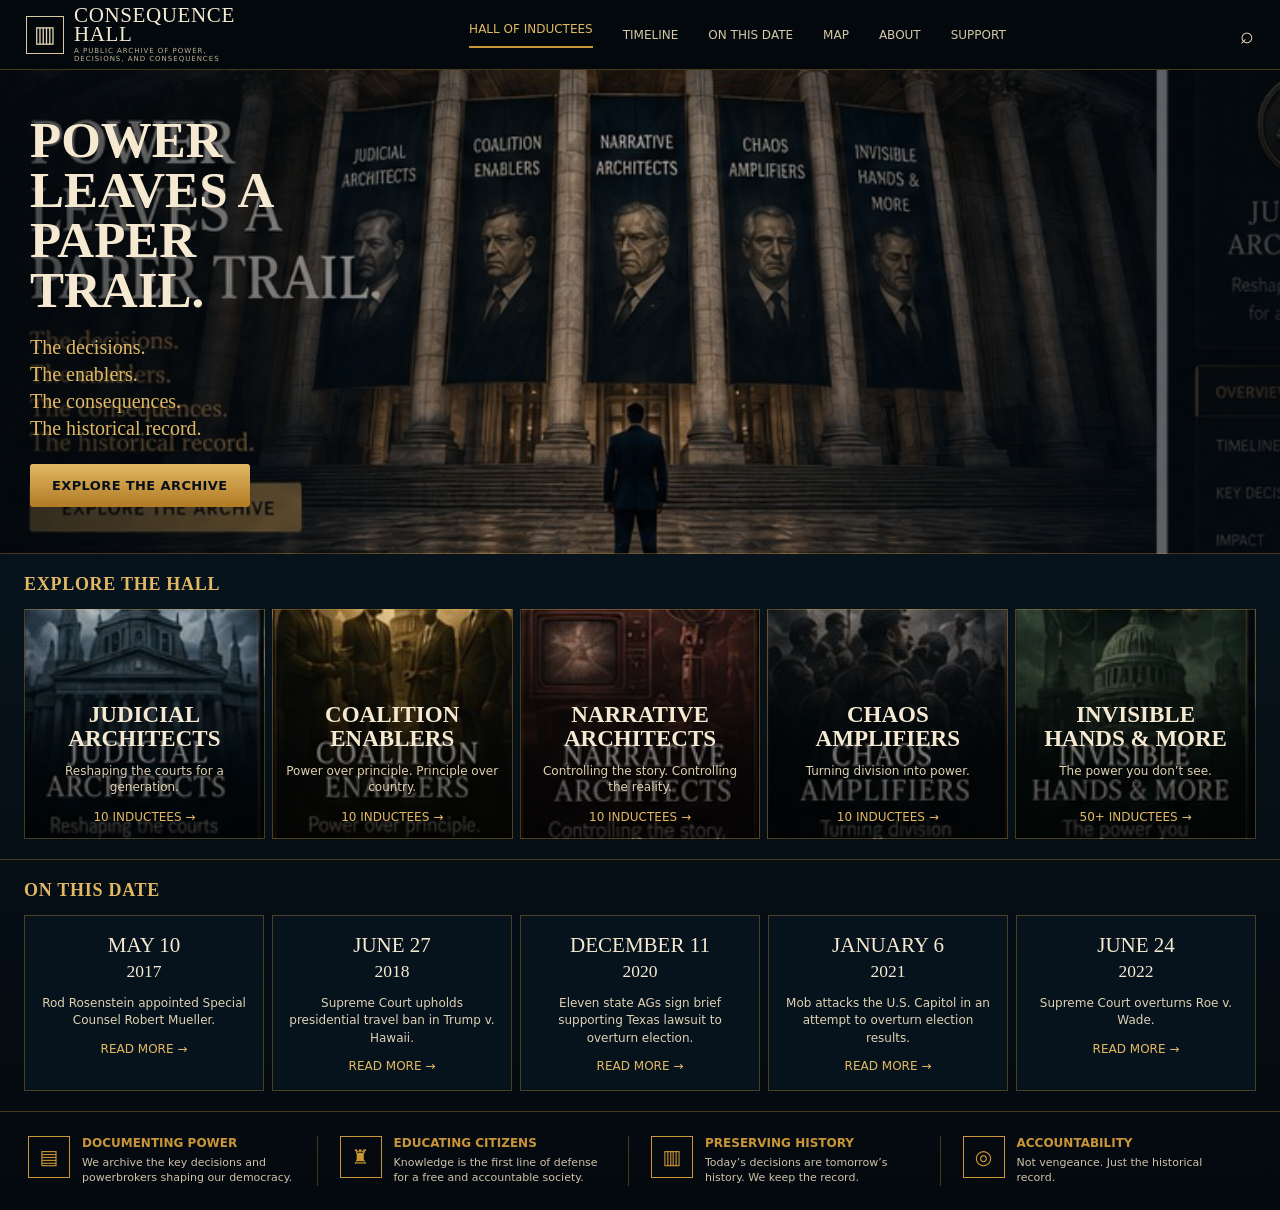
<file: consequence_hall_exact_style_html_and_images/index.html>
<!doctype html>
<html lang="en">
<head>
<meta charset="utf-8">
<meta name="viewport" content="width=device-width, initial-scale=1">
<title>Consequence Hall</title>
<link rel="stylesheet" href="styles.css">
</head>
<body>
<header class="topbar">
  <a class="brand" href="index.html">
    <div class="logo">▥</div>
    <div>
      <div class="brand-name">CONSEQUENCE<br>HALL</div>
      <div class="brand-sub">A public archive of power,<br>decisions, and consequences</div>
    </div>
  </a>
  <nav class="nav">
    <a class="active">Hall of Inductees</a>
    <a>Timeline</a><a>On This Date</a><a>Map</a><a>About</a><a>Support</a>
  </nav>
  <div class="search-icon">⌕</div>
</header>

<section class="hero">
  <div>
    <h1>POWER<br>LEAVES A<br>PAPER TRAIL.</h1>
    <p>The decisions.<br>The enablers.<br>The consequences.<br>The historical record.</p>
    <a class="btn" href="leo.html">Explore the Archive</a>
  </div>
</section>

<section class="section">
  <h2 class="section-title">Explore the Hall</h2>
  <div class="category-grid">
    <article class="category-card" style="background-image:url('images/judicial-architects.jpg')">
      <h3>JUDICIAL<br>ARCHITECTS</h3>
      <p>Reshaping the courts for a generation.</p>
      <div class="count">10 Inductees →</div>
    </article>
    <article class="category-card" style="background-image:url('images/coalition-enablers.jpg')">
      <h3>COALITION<br>ENABLERS</h3>
      <p>Power over principle. Principle over country.</p>
      <div class="count">10 Inductees →</div>
    </article>
    <article class="category-card" style="background-image:url('images/narrative-architects.jpg')">
      <h3>NARRATIVE<br>ARCHITECTS</h3>
      <p>Controlling the story. Controlling the reality.</p>
      <div class="count">10 Inductees →</div>
    </article>
    <article class="category-card" style="background-image:url('images/chaos-amplifiers.jpg')">
      <h3>CHAOS<br>AMPLIFIERS</h3>
      <p>Turning division into power.</p>
      <div class="count">10 Inductees →</div>
    </article>
    <article class="category-card" style="background-image:url('images/invisible-hands.jpg')">
      <h3>INVISIBLE<br>HANDS & MORE</h3>
      <p>The power you don’t see.</p>
      <div class="count">50+ Inductees →</div>
    </article>
  </div>
</section>

<section class="section">
  <h2 class="section-title">On This Date</h2>
  <div class="date-grid">
    <article class="date-card"><h4>MAY 10<br><small>2017</small></h4><p>Rod Rosenstein appointed Special Counsel Robert Mueller.</p><div class="readmore">Read More →</div></article>
    <article class="date-card"><h4>JUNE 27<br><small>2018</small></h4><p>Supreme Court upholds presidential travel ban in Trump v. Hawaii.</p><div class="readmore">Read More →</div></article>
    <article class="date-card"><h4>DECEMBER 11<br><small>2020</small></h4><p>Eleven state AGs sign brief supporting Texas lawsuit to overturn election.</p><div class="readmore">Read More →</div></article>
    <article class="date-card"><h4>JANUARY 6<br><small>2021</small></h4><p>Mob attacks the U.S. Capitol in an attempt to overturn election results.</p><div class="readmore">Read More →</div></article>
    <article class="date-card"><h4>JUNE 24<br><small>2022</small></h4><p>Supreme Court overturns Roe v. Wade.</p><div class="readmore">Read More →</div></article>
  </div>
</section>

<section class="feature-strip">
  <div class="feature"><div class="feature-icon">▤</div><div><h4>Documenting Power</h4><p>We archive the key decisions and powerbrokers shaping our democracy.</p></div></div>
  <div class="feature"><div class="feature-icon">♜</div><div><h4>Educating Citizens</h4><p>Knowledge is the first line of defense for a free and accountable society.</p></div></div>
  <div class="feature"><div class="feature-icon">▥</div><div><h4>Preserving History</h4><p>Today’s decisions are tomorrow’s history. We keep the record.</p></div></div>
  <div class="feature"><div class="feature-icon">◎</div><div><h4>Accountability</h4><p>Not vengeance. Just the historical record.</p></div></div>
</section>
</body>
</html>
</file>
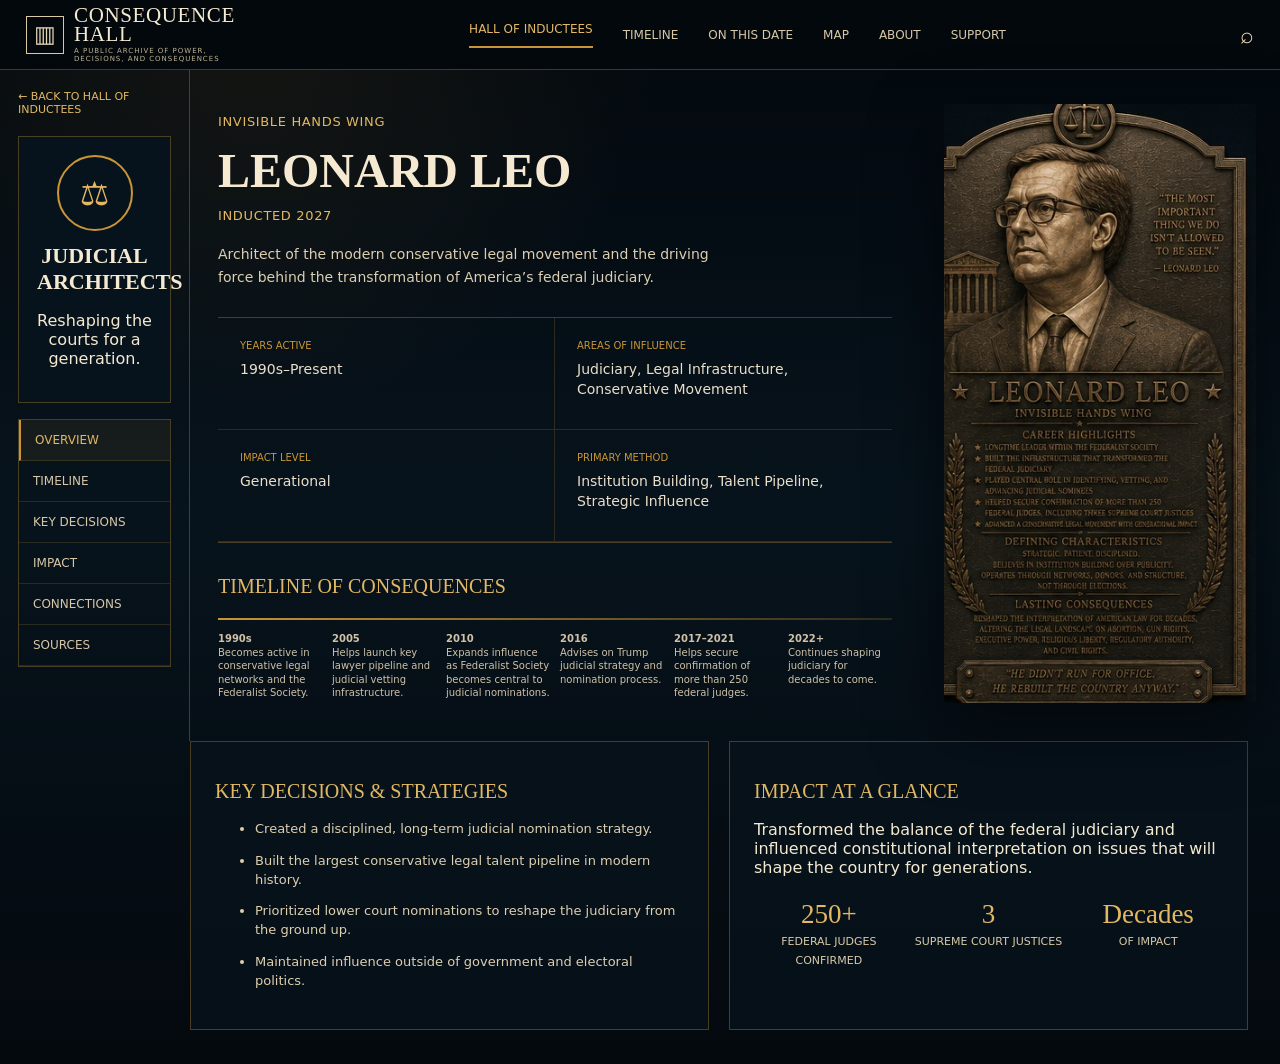
<file: consequence_hall_exact_style_html_and_images/leo.html>
<!doctype html>
<html lang="en">
<head>
<meta charset="utf-8">
<meta name="viewport" content="width=device-width, initial-scale=1">
<title>Leonard Leo | Consequence Hall</title>
<link rel="stylesheet" href="styles.css">
</head>
<body>
<header class="topbar">
  <a class="brand" href="index.html">
    <div class="logo">▥</div>
    <div>
      <div class="brand-name">CONSEQUENCE<br>HALL</div>
      <div class="brand-sub">A public archive of power,<br>decisions, and consequences</div>
    </div>
  </a>
  <nav class="nav">
    <a class="active">Hall of Inductees</a>
    <a>Timeline</a><a>On This Date</a><a>Map</a><a>About</a><a>Support</a>
  </nav>
  <div class="search-icon">⌕</div>
</header>

<main class="profile-layout">
  <aside class="sidebar">
    <div class="back">← Back to Hall of Inductees</div>
    <div class="wing-box">
      <div class="medallion">⚖</div>
      <h3>JUDICIAL<br>ARCHITECTS</h3>
      <p>Reshaping the courts for a generation.</p>
    </div>
    <div class="side-menu">
      <div class="active">Overview</div>
      <div>Timeline</div>
      <div>Key Decisions</div>
      <div>Impact</div>
      <div>Connections</div>
      <div>Sources</div>
    </div>
  </aside>

  <section class="profile-main">
    <div class="profile-kicker">Invisible Hands Wing</div>
    <h1>LEONARD LEO</h1>
    <div class="profile-kicker">Inducted 2027</div>
    <p class="intro">Architect of the modern conservative legal movement and the driving force behind the transformation of America’s federal judiciary.</p>

    <div class="stat-grid">
      <div class="stat"><div class="label">Years Active</div><div class="value">1990s–Present</div></div>
      <div class="stat"><div class="label">Areas of Influence</div><div class="value">Judiciary, Legal Infrastructure, Conservative Movement</div></div>
      <div class="stat"><div class="label">Impact Level</div><div class="value">Generational</div></div>
      <div class="stat"><div class="label">Primary Method</div><div class="value">Institution Building, Talent Pipeline, Strategic Influence</div></div>
    </div>

    <div class="timeline">
      <h2>Timeline of Consequences</h2>
      <div class="timeline-line"></div>
      <div class="timeline-items">
        <div><b>1990s</b><br>Becomes active in conservative legal networks and the Federalist Society.</div>
        <div><b>2005</b><br>Helps launch key lawyer pipeline and judicial vetting infrastructure.</div>
        <div><b>2010</b><br>Expands influence as Federalist Society becomes central to judicial nominations.</div>
        <div><b>2016</b><br>Advises on Trump judicial strategy and nomination process.</div>
        <div><b>2017–2021</b><br>Helps secure confirmation of more than 250 federal judges.</div>
        <div><b>2022+</b><br>Continues shaping judiciary for decades to come.</div>
      </div>
    </div>
  </section>

  <aside class="plaque-column">
    <img src="images/leo-plaque.jpg" alt="Leonard Leo plaque">
  </aside>

  <section class="bottom-panels">
    <div class="panel">
      <h2>Key Decisions & Strategies</h2>
      <ul>
        <li>Created a disciplined, long-term judicial nomination strategy.</li>
        <li>Built the largest conservative legal talent pipeline in modern history.</li>
        <li>Prioritized lower court nominations to reshape the judiciary from the ground up.</li>
        <li>Maintained influence outside of government and electoral politics.</li>
      </ul>
    </div>
    <div class="panel">
      <h2>Impact at a Glance</h2>
      <p>Transformed the balance of the federal judiciary and influenced constitutional interpretation on issues that will shape the country for generations.</p>
      <div class="impact-numbers">
        <div><strong>250+</strong><span>Federal Judges Confirmed</span></div>
        <div><strong>3</strong><span>Supreme Court Justices</span></div>
        <div><strong>Decades</strong><span>of Impact</span></div>
      </div>
    </div>
  </section>
</main>
</body>
</html>
</file>
<file: consequence_hall_exact_style_html_and_images/styles.css>
:root{
  --bg:#061019;
  --bg2:#0a1720;
  --panel:#09151d;
  --panel2:#0d1b24;
  --ink:#f5ead1;
  --muted:#b9ad94;
  --gold:#c99536;
  --gold2:#e2b864;
  --line:rgba(201,149,54,.34);
  --blueLine:rgba(96,128,148,.22);
  --shadow:0 28px 70px rgba(0,0,0,.45);
}
*{box-sizing:border-box}
body{
  margin:0;
  background:radial-gradient(circle at 20% 0%,rgba(201,149,54,.09),transparent 28%),
             linear-gradient(180deg,#03080d,#07131c 48%,#04090e);
  color:var(--ink);
  font-family:Inter,system-ui,-apple-system,Segoe UI,Roboto,Arial,sans-serif;
}
a{text-decoration:none;color:inherit}
.serif{font-family:Georgia, 'Times New Roman', serif}
.topbar{
  height:70px;
  display:flex;
  align-items:center;
  justify-content:space-between;
  padding:0 26px;
  background:#03080d;
  border-bottom:1px solid var(--line);
}
.brand{
  display:flex;
  align-items:center;
  gap:10px;
}
.logo{
  width:38px;height:38px;
  display:grid;place-items:center;
  border:1px solid #d9c8a1;
  color:#e6d7b7;
  font-family:Georgia,serif;
  font-size:23px;
}
.brand-name{
  font-family:Georgia,serif;
  font-size:21px;
  line-height:.92;
  letter-spacing:.03em;
}
.brand-sub{
  font-size:7px;
  color:#c0b292;
  text-transform:uppercase;
  letter-spacing:.14em;
  margin-top:3px;
}
.nav{
  display:flex;
  gap:30px;
  align-items:center;
  text-transform:uppercase;
  font-size:12px;
  color:#d5c7a7;
}
.nav a.active{color:var(--gold2);border-bottom:2px solid var(--gold);padding-bottom:10px}
.search-icon{font-size:23px;color:#f1dfb9}
.page-split{
  display:grid;
  grid-template-columns:1fr;
}
.hero{
  min-height:370px;
  background:
    linear-gradient(90deg,rgba(3,8,13,.72),rgba(3,8,13,.14),rgba(3,8,13,.75)),
    url("images/hero-hall.jpg");
  background-size:cover;
  background-position:center;
  position:relative;
  display:flex;
  align-items:center;
  padding:46px 30px;
  border-bottom:1px solid var(--line);
}
.hero h1{
  font-family:Georgia,serif;
  font-size:51px;
  line-height:.98;
  margin:0 0 18px;
  max-width:310px;
}
.hero p{
  font-family:Georgia,serif;
  color:var(--gold2);
  font-size:20px;
  line-height:1.35;
  margin:0 0 22px;
}
.btn{
  display:inline-block;
  background:linear-gradient(180deg,#e2b864,#b17a24);
  color:#071019;
  padding:14px 22px;
  border-radius:3px;
  text-transform:uppercase;
  font-weight:800;
  font-size:13px;
  letter-spacing:.03em;
}
.section{
  padding:20px 24px;
  border-bottom:1px solid var(--line);
}
.section-title{
  font-family:Georgia,serif;
  color:var(--gold2);
  text-transform:uppercase;
  font-size:18px;
  letter-spacing:.04em;
  margin:0 0 14px;
}
.category-grid{
  display:grid;
  grid-template-columns:repeat(5,1fr);
  gap:7px;
}
.category-card{
  min-height:230px;
  position:relative;
  overflow:hidden;
  border:1px solid var(--line);
  background-size:cover;
  background-position:center;
  display:flex;
  flex-direction:column;
  justify-content:flex-end;
  padding:15px 12px 14px;
}
.category-card:before{
  content:"";
  position:absolute;inset:0;
  background:linear-gradient(180deg,rgba(0,0,0,.05),rgba(0,0,0,.72));
}
.category-card > *{position:relative;z-index:1}
.category-card h3{
  font-family:Georgia,serif;
  margin:0;
  font-size:23px;
  line-height:1.05;
  text-align:center;
}
.category-card p{
  font-size:12px;
  color:#e0d1b1;
  line-height:1.35;
  text-align:center;
  min-height:35px;
}
.category-card .count{
  color:var(--gold2);
  font-size:12px;
  text-transform:uppercase;
  text-align:center;
}
.date-grid{
  display:grid;
  grid-template-columns:repeat(5,1fr);
  gap:8px;
}
.date-card{
  border:1px solid var(--line);
  background:#07131c;
  padding:17px 14px;
  min-height:150px;
  text-align:center;
}
.date-card h4{
  font-family:Georgia,serif;
  font-size:21px;
  font-weight:400;
  margin:0 0 12px;
}
.date-card p{
  color:#dfd1b4;
  line-height:1.45;
  font-size:12px;
}
.readmore{color:var(--gold2);font-size:12px;text-transform:uppercase}
.feature-strip{
  display:grid;
  grid-template-columns:repeat(4,1fr);
  gap:22px;
  padding:24px 28px;
}
.feature{
  display:grid;
  grid-template-columns:42px 1fr;
  gap:12px;
  border-right:1px solid var(--line);
  padding-right:18px;
}
.feature:last-child{border-right:0}
.feature-icon{
  width:42px;height:42px;border:1px solid var(--gold);display:grid;place-items:center;color:var(--gold);font-size:20px;
}
.feature h4{margin:0 0 6px;color:var(--gold);text-transform:uppercase;font-size:12px}
.feature p{margin:0;color:#cfc2a8;font-size:11px;line-height:1.35}

/* Leo page */
.profile-layout{
  display:grid;
  grid-template-columns:190px 1fr 360px;
  min-height:calc(100vh - 70px);
}
.sidebar{
  border-right:1px solid var(--line);
  padding:20px 18px;
}
.back{
  color:var(--gold2);
  text-transform:uppercase;
  font-size:11px;
  margin-bottom:20px;
}
.wing-box{
  border:1px solid var(--line);
  padding:18px;
  text-align:center;
  margin-bottom:14px;
  background:#07131c;
}
.medallion{
  width:76px;height:76px;border-radius:50%;
  display:grid;place-items:center;
  margin:0 auto 12px;
  border:2px solid var(--gold);
  color:var(--gold2);
  font-size:33px;
}
.wing-box h3{
  font-family:Georgia,serif;
  margin:0 0 6px;
  font-size:22px;
}
.side-menu{
  border:1px solid var(--line);
  margin-top:16px;
}
.side-menu div{
  padding:13px 14px;
  border-bottom:1px solid rgba(201,149,54,.18);
  font-size:12px;
  text-transform:uppercase;
  color:#d7c7a8;
}
.side-menu div.active{
  background:rgba(201,149,54,.08);
  color:var(--gold2);
  border-left:2px solid var(--gold);
}
.profile-main{
  padding:44px 28px 26px;
}
.profile-kicker{
  color:var(--gold2);
  text-transform:uppercase;
  font-size:13px;
  letter-spacing:.05em;
  margin-bottom:14px;
}
.profile-main h1{
  font-family:Georgia,serif;
  font-size:48px;
  margin:0 0 10px;
}
.profile-main .intro{
  font-size:14px;
  color:#dccfb2;
  line-height:1.65;
  max-width:530px;
  margin:20px 0 28px;
}
.stat-grid{
  display:grid;
  grid-template-columns:1fr 1fr;
  border-top:1px solid var(--line);
  border-bottom:1px solid var(--line);
}
.stat{
  min-height:112px;
  padding:22px;
  border-right:1px solid rgba(201,149,54,.2);
  border-bottom:1px solid rgba(201,149,54,.2);
}
.stat:nth-child(2n){border-right:0}
.stat .label{color:var(--gold);font-size:10px;text-transform:uppercase;margin-bottom:8px}
.stat .value{color:#eadfca;font-size:14px;line-height:1.45}
.timeline{
  margin-top:32px;
}
.timeline h2,.bottom-panels h2{
  font-family:Georgia,serif;
  color:var(--gold2);
  text-transform:uppercase;
  font-size:20px;
  font-weight:400;
}
.timeline-line{
  height:2px;background:linear-gradient(90deg,var(--gold),rgba(201,149,54,.2));margin:20px 0 12px;position:relative
}
.timeline-items{
  display:grid;
  grid-template-columns:repeat(6,1fr);
  gap:10px;
}
.timeline-items div{font-size:10px;color:#cfc2a8;line-height:1.35}
.plaque-column{
  padding:34px 24px;
}
.plaque-column img{
  width:100%;
  filter:drop-shadow(0 24px 35px rgba(0,0,0,.55));
}
.bottom-panels{
  display:grid;
  grid-template-columns:1fr 1fr;
  gap:20px;
  grid-column:2 / span 2;
  padding:0 32px 34px 0;
}
.panel{
  border:1px solid var(--line);
  padding:22px 24px;
  background:rgba(7,19,28,.78);
}
.panel li{margin-bottom:13px;color:#decfb0;font-size:13px;line-height:1.45}
.impact-numbers{
  display:grid;
  grid-template-columns:repeat(3,1fr);
  gap:10px;
  text-align:center;
  margin-top:22px;
}
.impact-numbers strong{display:block;color:var(--gold2);font-family:Georgia,serif;font-size:27px;font-weight:400}
.impact-numbers span{font-size:11px;text-transform:uppercase;color:#d8c9a8}
@media(max-width:900px){
  .category-grid,.date-grid,.feature-strip,.profile-layout,.bottom-panels{grid-template-columns:1fr}
  .plaque-column{order:-1}
  .bottom-panels{grid-column:auto;padding:20px}
  .nav{display:none}
}
</file>
